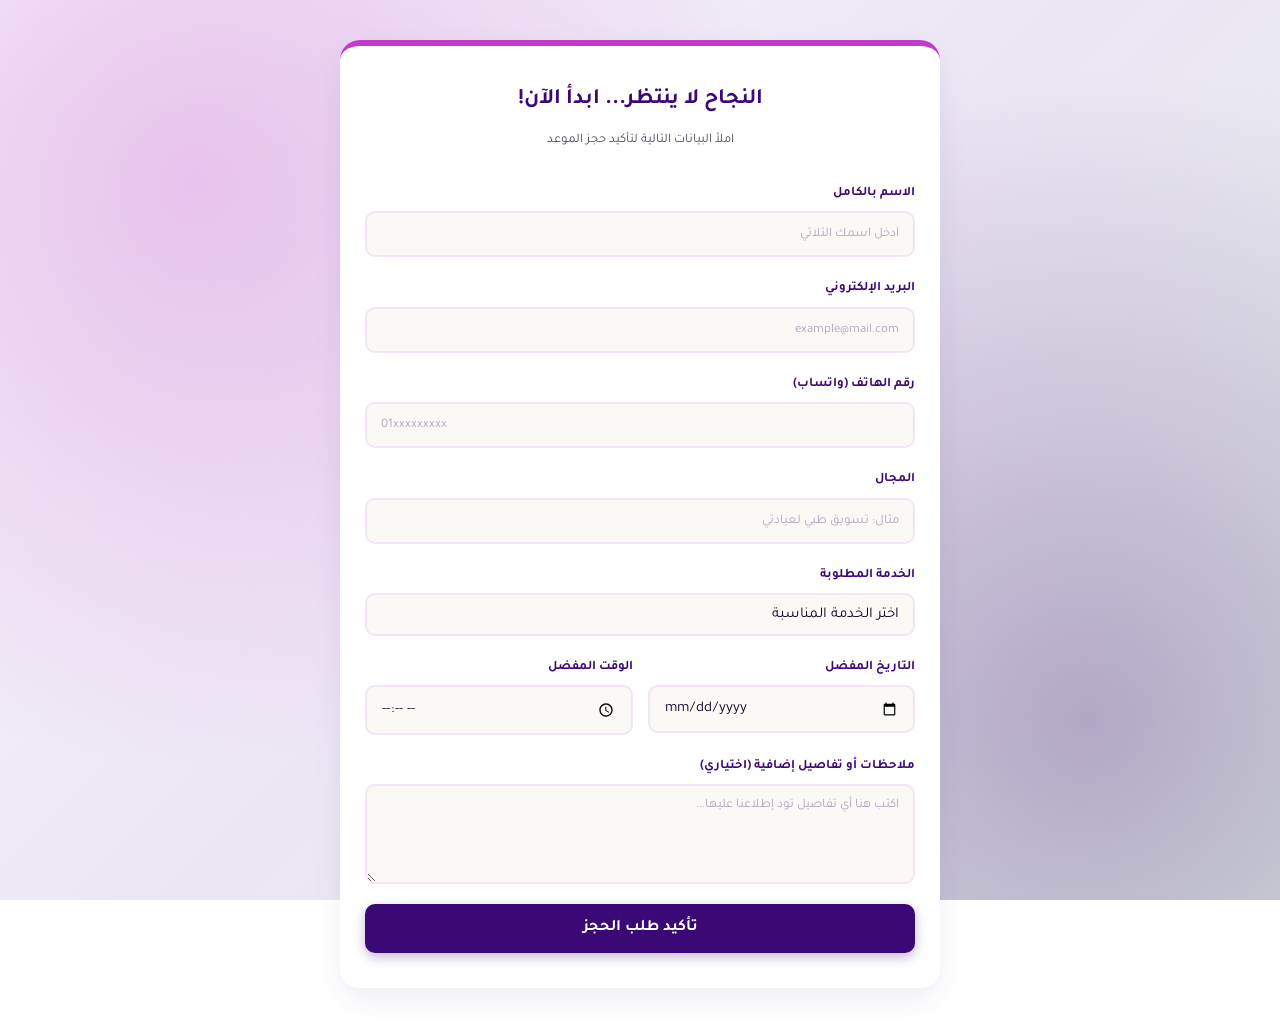
<file: dataform.html>
<!DOCTYPE html>
<html lang="ar">
<head>
    <meta charset="UTF-8">
    <meta name="viewport" content="width=device-width, initial-scale=1.0">
    <title>حجز موعد - لاندينج بيدج حمامة</title>
    <link rel="preconnect" href="https://fonts.googleapis.com">
    <link rel="preconnect" href="https://fonts.gstatic.com" crossorigin>
    <link href="https://fonts.googleapis.com/css2?family=Tajawal:wght@300;400;500;700&display=swap" rel="stylesheet">
    <link rel="stylesheet" href="dataform.css">
</head>
<body>

    <!-- تأثيرات الخلفية المتدرجة وريش وحمام "حمامة" -->
    <div class="hamama-effects-background">
        <!-- أشكال الحمام المتحرك -->
        <svg class="dove" viewBox="0 0 24 24"><path d="M21,11C21,16.5 16.5,21 11,21C8.3,21 5.9,20 4.1,18.3L5.5,16.9C6.9,18.2 8.8,19 11,19C15.4,19 19,15.4 19,11C19,8.8 18.2,6.9 16.9,5.5L18.3,4.1C20,5.9 21,8.3 21,11M12,5A6,6 0 0,0 6,11H4A8,8 0 0,1 12,3V5M8,11A4,4 0 0,1 12,7V5A6,6 0 0,0 6,11H8Z"/></svg>
        <svg class="dove" viewBox="0 0 24 24"><path d="M21,11C21,16.5 16.5,21 11,21C8.3,21 5.9,20 4.1,18.3L5.5,16.9C6.9,18.2 8.8,19 11,19C15.4,19 19,15.4 19,11C19,8.8 18.2,6.9 16.9,5.5L18.3,4.1C20,5.9 21,8.3 21,11M12,5A6,6 0 0,0 6,11H4A8,8 0 0,1 12,3V5M8,11A4,4 0 0,1 12,7V5A6,6 0 0,0 6,11H8Z"/></svg>
        <svg class="dove" viewBox="0 0 24 24"><path d="M21,11C21,16.5 16.5,21 11,21C8.3,21 5.9,20 4.1,18.3L5.5,16.9C6.9,18.2 8.8,19 11,19C15.4,19 19,15.4 19,11C19,8.8 18.2,6.9 16.9,5.5L18.3,4.1C20,5.9 21,8.3 21,11M12,5A6,6 0 0,0 6,11H4A8,8 0 0,1 12,3V5M8,11A4,4 0 0,1 12,7V5A6,6 0 0,0 6,11H8Z"/></svg>
        <svg class="dove" viewBox="0 0 24 24"><path d="M21,11C21,16.5 16.5,21 11,21C8.3,21 5.9,20 4.1,18.3L5.5,16.9C6.9,18.2 8.8,19 11,19C15.4,19 19,15.4 19,11C19,8.8 18.2,6.9 16.9,5.5L18.3,4.1C20,5.9 21,8.3 21,11M12,5A6,6 0 0,0 6,11H4A8,8 0 0,1 12,3V5M8,11A4,4 0 0,1 12,7V5A6,6 0 0,0 6,11H8Z"/></svg>
        
        <!-- أشكال الريش المتساقط بغزارة -->
        <svg class="feather" viewBox="0 0 24 24"><path d="M20.5 3C20.5 3 15 4 10 9C5 14 3 20.5 3 20.5C3 20.5 9.5 18.5 14.5 13.5C19.5 8.5 20.5 3 20.5 3Z"/></svg>
        <svg class="feather" viewBox="0 0 24 24"><path d="M20.5 3C20.5 3 15 4 10 9C5 14 3 20.5 3 20.5C3 20.5 9.5 18.5 14.5 13.5C19.5 8.5 20.5 3 20.5 3Z"/></svg>
        <svg class="feather" viewBox="0 0 24 24"><path d="M20.5 3C20.5 3 15 4 10 9C5 14 3 20.5 3 20.5C3 20.5 9.5 18.5 14.5 13.5C19.5 8.5 20.5 3 20.5 3Z"/></svg>
        <svg class="feather" viewBox="0 0 24 24"><path d="M20.5 3C20.5 3 15 4 10 9C5 14 3 20.5 3 20.5C3 20.5 9.5 18.5 14.5 13.5C19.5 8.5 20.5 3 20.5 3Z"/></svg>
        <svg class="feather" viewBox="0 0 24 24"><path d="M20.5 3C20.5 3 15 4 10 9C5 14 3 20.5 3 20.5C3 20.5 9.5 18.5 14.5 13.5C19.5 8.5 20.5 3 20.5 3Z"/></svg>
        <svg class="feather" viewBox="0 0 24 24"><path d="M20.5 3C20.5 3 15 4 10 9C5 14 3 20.5 3 20.5C3 20.5 9.5 18.5 14.5 13.5C19.5 8.5 20.5 3 20.5 3Z"/></svg>
        <svg class="feather" viewBox="0 0 24 24"><path d="M20.5 3C20.5 3 15 4 10 9C5 14 3 20.5 3 20.5C3 20.5 9.5 18.5 14.5 13.5C19.5 8.5 20.5 3 20.5 3Z"/></svg>
        <svg class="feather" viewBox="0 0 24 24"><path d="M20.5 3C20.5 3 15 4 10 9C5 14 3 20.5 3 20.5C3 20.5 9.5 18.5 14.5 13.5C19.5 8.5 20.5 3 20.5 3Z"/></svg>
        <svg class="feather" viewBox="0 0 24 24"><path d="M20.5 3C20.5 3 15 4 10 9C5 14 3 20.5 3 20.5C3 20.5 9.5 18.5 14.5 13.5C19.5 8.5 20.5 3 20.5 3Z"/></svg>
        <svg class="feather" viewBox="0 0 24 24"><path d="M20.5 3C20.5 3 15 4 10 9C5 14 3 20.5 3 20.5C3 20.5 9.5 18.5 14.5 13.5C19.5 8.5 20.5 3 20.5 3Z"/></svg>
    </div>

<section id="booking-section" class="booking-container">
    
    <div id="form-content">
        <div class="booking-header">
            <h2>النجاح لا ينتظر... ابدأ الآن!</h2>
            <p>املأ البيانات التالية لتأكيد حجز الموعد</p>
        </div>

        <form id="booking-form" action="https://formsubmit.co/habobsayed53@gmail.com" method="POST" class="booking-form">
            <input type="hidden" name="_next" value="">
            <input type="hidden" name="_captcha" value="false">

            <div class="form-group">
                <label for="name">الاسم بالكامل</label>
                <input type="text" name="الاسم" id="name" required placeholder="أدخل اسمك الثلاثي">
            </div>

            <div class="form-group">
                <label for="email">البريد الإلكتروني</label>
                <input type="email" name="الإيميل" id="email" required placeholder="example@mail.com">
            </div>

            <div class="form-group">
                <label for="phone">رقم الهاتف (واتساب)</label>
                <input type="tel" name="رقم الهاتف" id="phone" required placeholder="01xxxxxxxxx">
            </div>

            <div class="form-group">
                <label for="field">المجال</label>
                <input type="text" name="المجال" id="field" required placeholder="مثال: تسويق طبي لعيادتي">
            </div>

            <div class="form-group">
                <label for="service-type">الخدمة المطلوبة</label>
                <select name="الخدمة المطلوبة" id="service-type" required>
                    <option value="" disabled selected>اختر الخدمة المناسبة</option>
                    <option value="توفير فريق تصوير ومونتاج وإدارة للصفحة (خدمة تسويق بالمحتوى متكاملة)">توفير فريق تصوير ومونتاج وإدارة للصفحة (خدمة تسويق بالمحتوى متكاملة)</option>
                    <option value="كتابة محتوى">كتابة محتوى</option>
                    <option value="تعليق صوتي">تعليق صوتي</option>
                    <option value="ugc content">ugc content</option>
                    <option value="محتوى مواقع ومتاجر إلكترونية">محتوى مواقع ومتاجر إلكترونية</option>
                    <option value="محتوى تطبيقات">محتوى تطبيقات</option>
                    <option value="تقديم ورشة عمل">تقديم ورشة عمل</option>
                    <option value="وظيفة شاغرة">وظيفة شاغرة</option>
                    <option value="استشارة فردية">استشارة فردية</option>
                </select>
            </div>

            <div class="form-row">
                <div class="form-group">
                    <label for="date">التاريخ المفضل</label>
                    <input type="date" name="التاريخ" id="date" required>
                </div>
                <div class="form-group">
                    <label for="time">الوقت المفضل</label>
                    <input type="time" name="الوقت" id="time" required>
                </div>
            </div>

            <div class="form-group">
                <label for="notes">ملاحظات أو تفاصيل إضافية (اختياري)</label>
                <textarea name="ملاحظات إضافية" id="notes" rows="4" placeholder="اكتب هنا أي تفاصيل تود إطلاعنا عليها..."></textarea>
            </div>

            <button type="submit" id="submit-btn" class="submit-btn">تأكيد طلب الحجز</button>
        </form>
    </div>

    <div id="success-box" class="success-message">
        <div class="success-icon">
            <svg xmlns="http://www.w3.org/2000/svg" width="40" height="40" viewBox="0 0 24 24" fill="none" stroke="currentColor" stroke-width="3" stroke-linecap="round" stroke-linejoin="round">
                <polyline points="20 6 9 17 4 12"></polyline>
            </svg>
        </div>
        <h3>تم التسجيل بنجاح!</h3>
        <p>شكراً لانضمامك إلينا في عالم حمامة، سنتواصل معك قريباً جداً.</p>
        <a href="index.html" class="back-btn">العودة للرئيسية</a>
    </div>

</section>

<script>
    document.getElementById('booking-form').addEventListener('submit', function(e) {
        e.preventDefault();
        
        const form = this;
        const submitBtn = document.getElementById('submit-btn');
        const formContent = document.getElementById('form-content');
        const successBox = document.getElementById('success-box');
        
        submitBtn.textContent = 'جاري إرسال طلبك...';
        submitBtn.disabled = true;
        
        fetch(form.action, {
            method: 'POST',
            body: new FormData(form),
            headers: {
                'Accept': 'application/json'
            }
        })
        .then(response => {
            if (response.ok) {
                formContent.style.display = 'none';
                successBox.style.display = 'block';
            } else {
                alert('عذراً، حدث خطأ ما. يرجى المحاولة مرة أخرى.');
                submitBtn.textContent = 'تأكيد طلب الحجز';
                submitBtn.disabled = false;
            }
        })
        .catch(error => {
            alert('عذراً، يرجى التحقق من اتصالك بالإنترنت.');
            submitBtn.textContent = 'تأكيد طلب الحجز';
            submitBtn.disabled = false;
        });
    });
</script>
    
</body>
</html>
</file>
<file: dataform.css>
:root {
            --bg-creamy: #fbf9f6;
            --pigeon-purple-light: #f3e5f5;
            --pigeon-purple: #9c27b0;
            --pigeon-purple-dark: #3b0975;
            --gold-accent: #c53acc;
            --text-dark: #120626;
            --text-muted: #534963;
            --banner-bg: #f5ebff;
            --badge-bg: #eddfff;
            --card-shadow: 0 12px 30px rgba(59, 9, 117, 0.07);
            --card-hover-shadow: 0 18px 40px rgba(156, 39, 176, 0.2);

            /* تدريجات ألوان ريش حمامة الحرم الاحترافية */
            --feather-grad-1: linear-gradient(135deg, #f7f5fa 0%, #ece6f4 50%, #e2f0e4 100%);
            --feather-grad-2: linear-gradient(135deg, #f0e6f6 0%, #d8b4e2 50%, #c8e6c9 100%);
            --feather-grad-3: linear-gradient(135deg, #e4cfea 0%, #ba68c8 50%, #a5d6a7 100%);
        }

        * {
            box-sizing: border-box;
            margin: 0;
            padding: 0;
            font-family: 'Tajawal', sans-serif;
            scroll-behavior: smooth;
        }

        body {
            /* خلفية مستوحاة من تدريجات ريش حمامة الحرم وبراندينج الموقع */
            background:
                radial-gradient(circle at 15% 20%, rgba(197, 58, 204, 0.25) 0%, transparent 45%),
                radial-gradient(circle at 85% 80%, rgba(59, 9, 117, 0.3) 0%, transparent 50%),
                var(--feather-grad-1);
            color: var(--text-dark);
            min-height: 100vh;
            background-attachment: fixed;
            overflow-y: scroll;
            overflow-x: hidden;
            line-height: 1.8;
            position: relative;
        }

        /* حاوية تأثير الحمام والريش المكثف في الخلفية */
        .hamama-effects-background {
            position: fixed;
            top: 0;
            left: 0;
            width: 100%;
            height: 100%;
            pointer-events: none;
            overflow: hidden;
            z-index: 1;
        }

        /* تنسيق الحمام المتطاير */
        .dove {
            position: absolute;
            width: 45px;
            height: 45px;
            opacity: 0.15;
            animation: flyDove linear infinite;
            fill: var(--pigeon-purple);
        }

        .dove:nth-child(1) { top: 10%; left: -10%; animation-duration: 22s; animation-delay: 0s; transform: scale(0.8); }
        .dove:nth-child(2) { top: 40%; left: -10%; animation-duration: 18s; animation-delay: 3s; transform: scale(1.1); }
        .dove:nth-child(3) { top: 70%; left: -10%; animation-duration: 25s; animation-delay: 6s; transform: scale(0.9); }
        .dove:nth-child(4) { top: 25%; left: -10%; animation-duration: 20s; animation-delay: 9s; transform: scale(1); }

        @keyframes flyDove {
            0% {
                transform: translateX(-50px) translateY(0) rotate(0deg);
                opacity: 0;
            }
            20% { opacity: 0.2; }
            80% { opacity: 0.2; }
            100% {
                transform: translateX(105vw) translateY(-120px) rotate(-15deg);
                opacity: 0;
            }
        }

        /* تنسيق الريش المتطاير بغزارة في الخلفية */
        .feather {
            position: absolute;
            width: 20px;
            height: 20px;
            opacity: 0;
            animation: fallFeather linear infinite;
            fill: var(--pigeon-purple);
        }

        .feather:nth-child(5)  { top: -10%; left: 5%;  animation-duration: 9s;  animation-delay: 0s;   transform: scale(0.7); }
        .feather:nth-child(6)  { top: -10%; left: 15%; animation-duration: 12s; animation-delay: 2s;   transform: scale(1.2); fill: var(--gold-accent); }
        .feather:nth-child(7)  { top: -10%; left: 25%; animation-duration: 10s; animation-delay: 4s;   transform: scale(0.9); }
        .feather:nth-child(8)  { top: -10%; left: 35%; animation-duration: 14s; animation-delay: 1s;   transform: scale(1.1); }
        .feather:nth-child(9)  { top: -10%; left: 45%; animation-duration: 11s; animation-delay: 3s;   transform: scale(0.8); fill: var(--gold-accent); }
        .feather:nth-child(10) { top: -10%; left: 55%; animation-duration: 13s; animation-delay: 5s;   transform: scale(1); }
        .feather:nth-child(11) { top: -10%; left: 65%; animation-duration: 9s;  animation-delay: 2.5s; transform: scale(0.6); fill: var(--gold-accent); }
        .feather:nth-child(12) { top: -10%; left: 75%; animation-duration: 15s; animation-delay: 0.5s; transform: scale(1.3); }
        .feather:nth-child(13) { top: -10%; left: 85%; animation-duration: 10.5s;animation-delay: 3.5s; transform: scale(0.9); fill: var(--gold-accent); }
        .feather:nth-child(14) { top: -10%; left: 95%; animation-duration: 12s; animation-delay: 1.5s; transform: scale(1.1); }

        @keyframes fallFeather {
            0% {
                transform: translateY(-20px) rotate(0deg) translateX(0);
                opacity: 0;
            }
            20% { opacity: 0.3; }
            80% { opacity: 0.3; }
            100% {
                transform: translateY(105vh) rotate(360deg) translateX(80px);
                opacity: 0;
            }
        }

        /* تنسيق قسم الحجز (الكارد) مع ضبط مرن للموبايل */
        .booking-container {
            max-width: 600px;
            width: 92%;
            margin: 40px auto;
            padding: 35px 25px;
            background-color: #ffffff;
            border-radius: 20px;
            box-shadow: var(--card-shadow);
            direction: rtl; 
            border-top: 6px solid var(--gold-accent); 
            transition: all 0.3s cubic-bezier(0.4, 0, 0.2, 1);
            position: relative;
            z-index: 2;
        }

        .booking-header {
            text-align: center;
            margin-bottom: 30px;
        }

        .booking-header h2 {
            color: var(--pigeon-purple-dark);
            font-weight: 700;
            font-size: 22px;
            margin-bottom: 8px;
        }

        .booking-header p {
            color: var(--text-muted);
            font-size: 13px;
            font-weight: 400;
        }

        .form-group {
            margin-bottom: 20px;
            display: flex;
            flex-direction: column;
        }

        .form-row {
            display: flex;
            gap: 15px;
        }

        .form-row .form-group {
            flex: 1;
        }

        label {
            font-size: 13px;
            font-weight: 600;
            color: var(--pigeon-purple-dark);
            margin-bottom: 6px;
        }

        input[type="text"],
        input[type="email"],
        input[type="tel"],
        input[type="date"],
        input[type="time"],
        select,
        textarea {
            width: 100%;
            padding: 12px 14px;
            border: 2px solid var(--pigeon-purple-light); 
            border-radius: 10px;
            font-size: 15px;
            font-family: 'Tajawal', sans-serif;
            color: var(--text-dark);
            background-color: var(--bg-creamy);
            box-sizing: border-box;
            transition: all 0.3s cubic-bezier(0.4, 0, 0.2, 1);
            -webkit-appearance: none;
        }

        input:focus, select:focus, textarea:focus {
            outline: none;
            border-color: var(--gold-accent);
            background-color: #ffffff;
            box-shadow: 0 0 0 4px rgba(197, 58, 204, 0.15);
        }

        ::placeholder {
            color: #b0a4be;
            font-size: 13px;
        }
        
        .submit-btn {
            width: 100%;
            padding: 15px;
            background-color: var(--pigeon-purple-dark); 
            color: #ffffff;
            border: none;
            border-radius: 10px;
            font-size: 16px;   
            font-family: 'Tajawal', sans-serif;
            font-weight: 700;
            cursor: pointer;
            box-shadow: 0 4px 12px rgba(59, 9, 117, 0.3);
            transition: all 0.3s cubic-bezier(0.4, 0, 0.2, 1);
        }

        .submit-btn:hover {
            background-color: var(--pigeon-purple); 
            box-shadow: 0 6px 20px rgba(156, 39, 176, 0.4);
            transform: translateY(-2px);
        }

        .submit-btn:disabled {
            background-color: var(--text-muted);
            cursor: not-allowed;
            transform: none;
            box-shadow: none;
        }

        .success-message {
            display: none; 
            text-align: center;
            padding: 30px 15px;
            animation: fadeIn 0.5s ease forwards;
        }

        .success-icon {
            width: 70px;
            height: 70px;
            background-color: var(--banner-bg);
            color: var(--gold-accent);
            border-radius: 50%;
            display: flex;
            align-items: center;
            justify-content: center;
            margin: 0 auto 20px;
        }

        .success-message h3 {
            color: var(--pigeon-purple-dark);
            font-size: 22px;
            font-weight: 700;
            margin-bottom: 10px;
        }

        .success-message p {
            color: var(--text-muted);
            font-size: 15px;
            margin-bottom: 25px;
        }

        .back-btn {
            display: inline-block;
            width: 100%;
            padding: 14px;
            background-color: var(--pigeon-purple-dark);
            color: #ffffff;
            text-decoration: none;
            border-radius: 10px;
            font-size: 15px;
            font-family: 'Tajawal', sans-serif;
            font-weight: 700;
            box-shadow: 0 4px 12px rgba(59, 9, 117, 0.3);
            transition: all 0.3s cubic-bezier(0.4, 0, 0.2, 1);
        }

        .back-btn:hover {
            background-color: var(--pigeon-purple);
            box-shadow: 0 6px 20px rgba(156, 39, 176, 0.4);
            transform: translateY(-2px);
        }

        @keyframes fadeIn {
            from { opacity: 0; transform: scale(0.95); }
            to { opacity: 1; transform: scale(1); }
        }

        /* تحسينات الموبايل والشاشات الصغيرة */
        @media (max-width: 480px) {
            body {
                padding: 10px;
            }
            .form-row {
                flex-direction: column;
                gap: 0;
            }
            .booking-container {
                margin: 20px auto;
                padding: 20px 15px;
                border-radius: 16px;
                width: 96%;
            }
            .booking-header h2 {
                font-size: 20px;
            }
            input[type="text"],
            input[type="email"],
            input[type="tel"],
            input[type="date"],
            input[type="time"],
            select,
            textarea {
                padding: 11px;
                font-size: 14px;
            }
            .submit-btn,
            .back-btn {
                padding: 14px;
                font-size: 15px;
            }
        }
</file>
